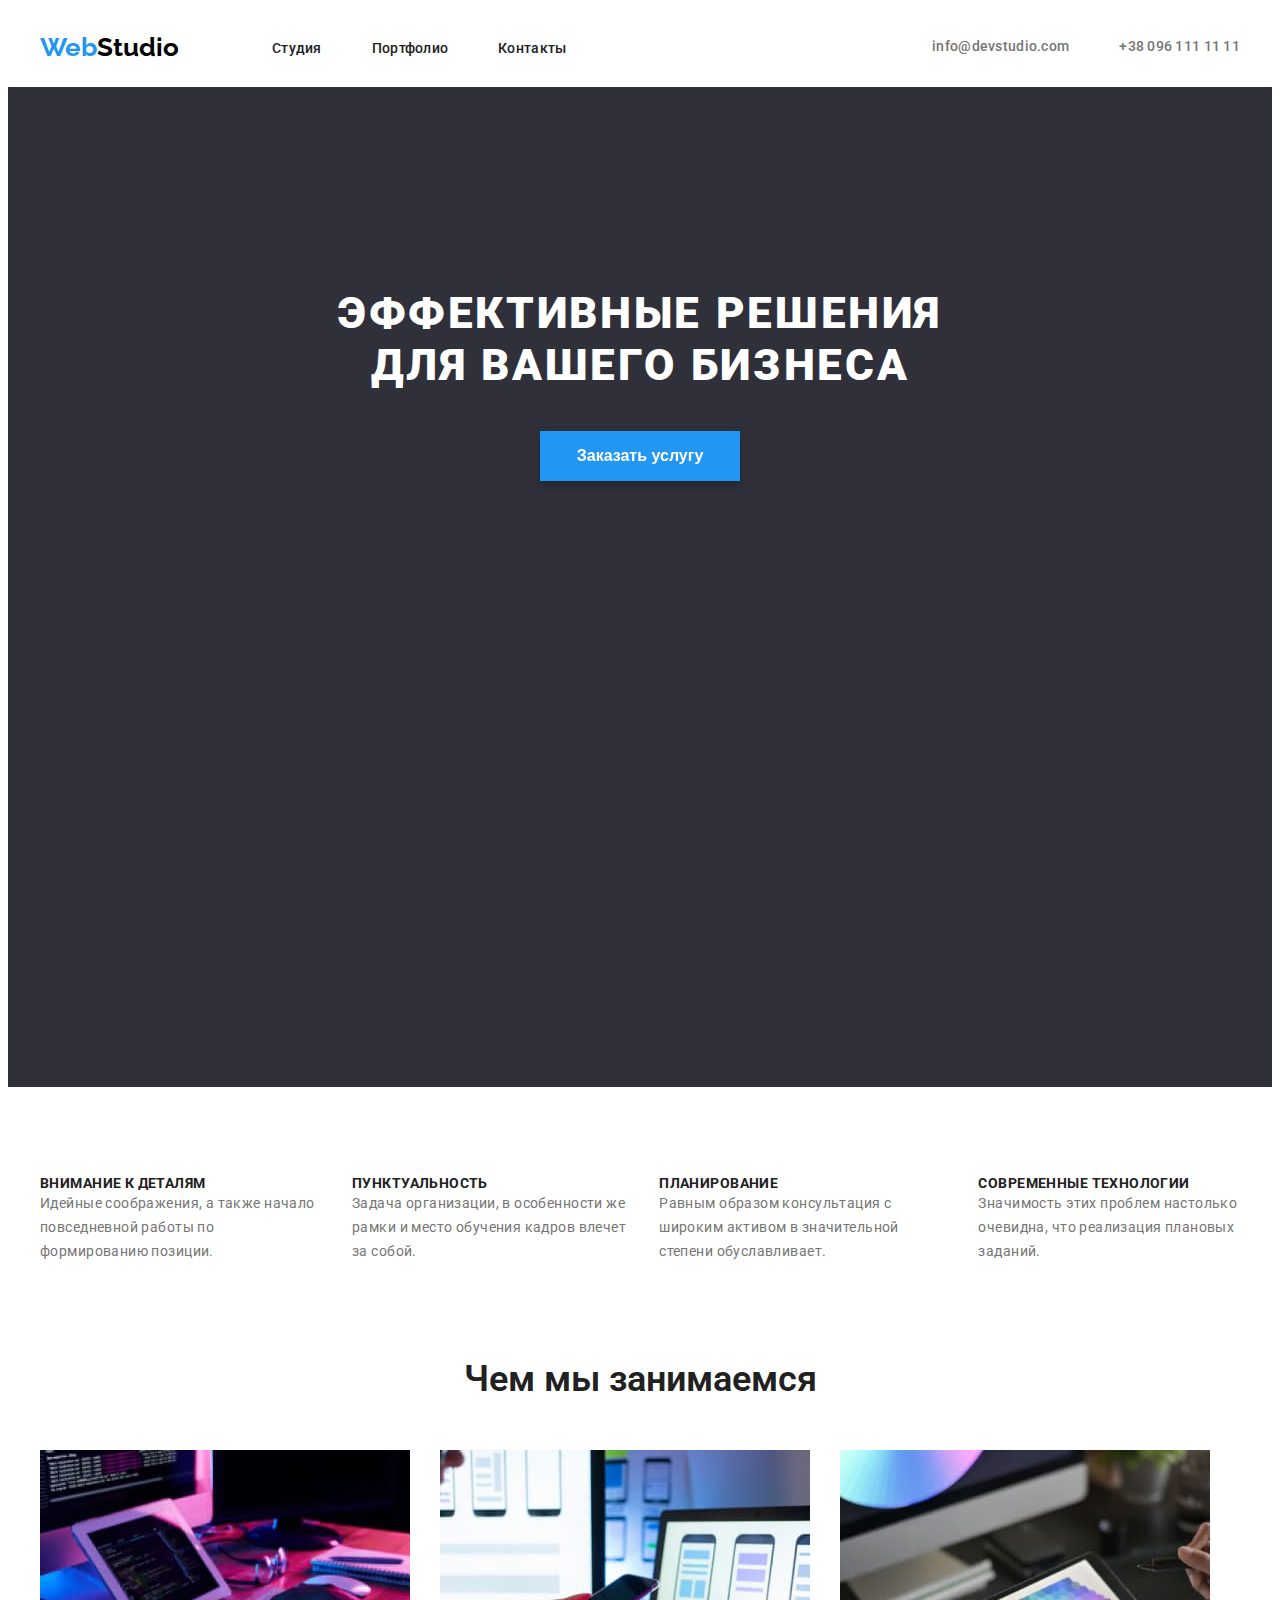
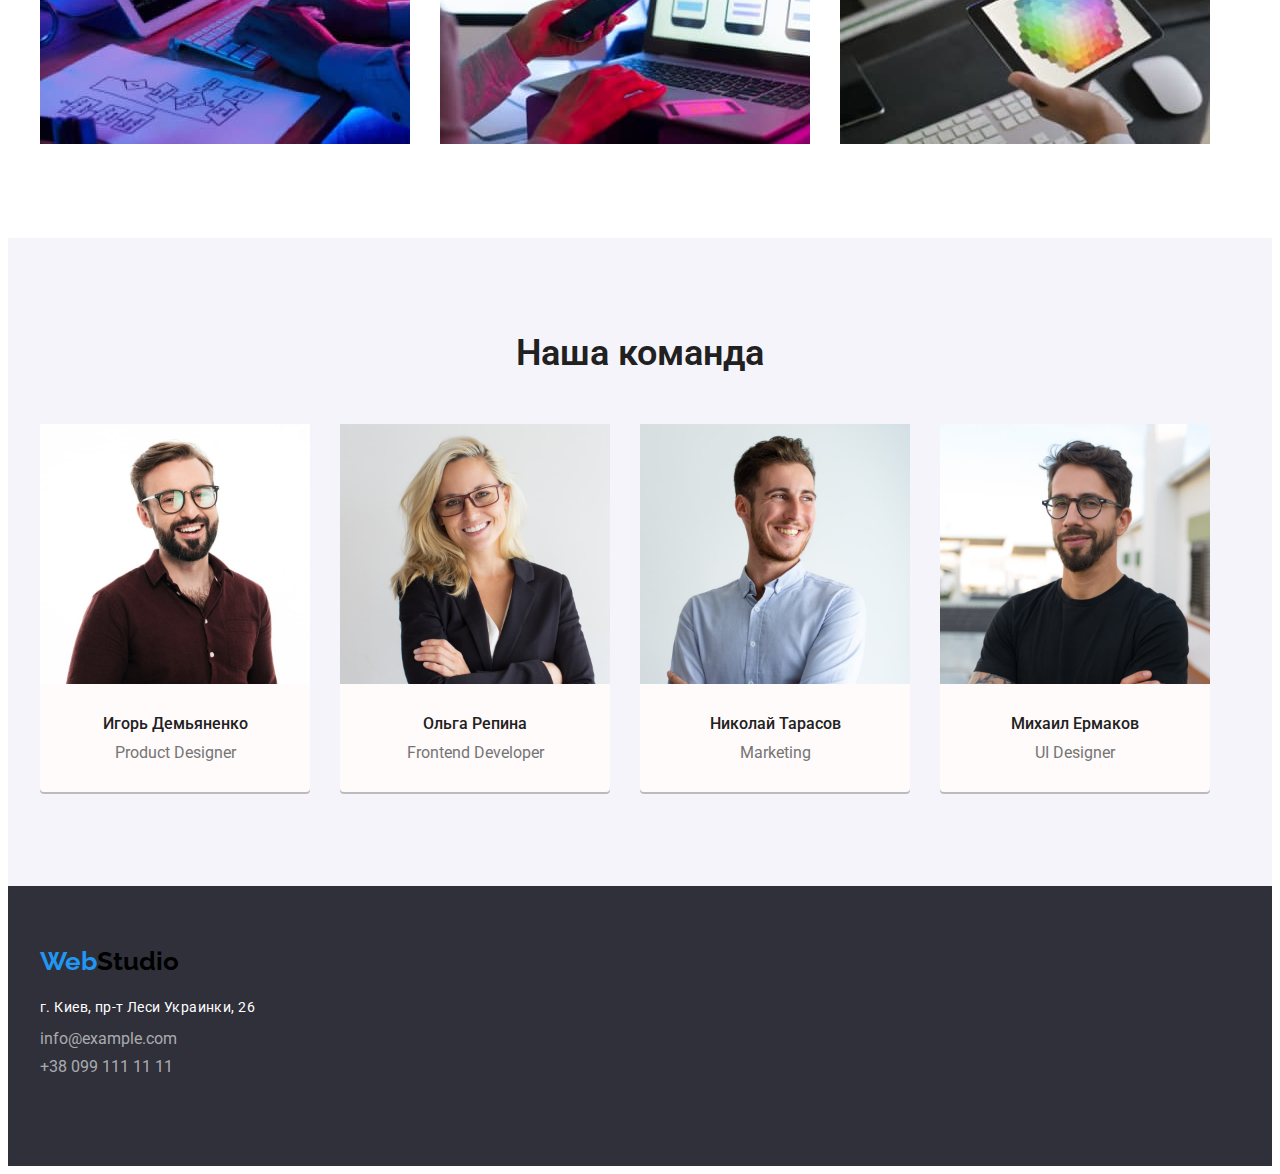
<file: index.html>
<!DOCTYPE html>
<html lang="ru">
<head>
    <meta charset="UTF-8">
    <meta http-equiv="X-UA-Compatible" content="IE=edge">
    <meta name="viewport" content="width=device-width, initial-scale=1.0">
    <title>Студия</title>
    
    <link rel="preconnect" href="https://fonts.gstatic.com">
    <link href="https://fonts.googleapis.com/css2?family=Raleway:wght@700&family=Roboto:wght@400;500;700;900&display=swap"
        rel="stylesheet">
    
    <link rel="stylesheet" href="https://cdnjs.cloudflare.com/ajax/libs/modern-normalize/1.0.0/modern-normalize.min.css"
        integrity="sha512-ISS7cAi1PEhQ8jnbJpJZMd29NlhNj4AWYyLOSp2CE/CsHxTCu+r+t0D2yoJudVrd0/8fTVPUVDzY5Tvli75u/g=="
        crossorigin="anonymous" />
    
    <link rel="stylesheet" href="./css/style.css">
</head>

    <body class="body-front-family">
        <header class="header">
            <!--nav-->
            <div class="container">
                <nav class="navigation">
                    <a class="link img-logo-header" href="#" lang="en"><span class="web-blue">Web</span>Studio</a>
                    <ul class="list navigation-list">
                        <li class="list navigation-item">
                            <a class="nav-link link text-nav" href="./index.html">Студия</a>
                        </li>
                        <li class="list navigation-item">
                            <a class="nav-link link text-nav" href="./portfolio.html">Портфолио</a>
                        </li>
                        <li class="list navigation-item">
                            <a class="nav-link link text-nav" href="#">Контакты</a>
                        </li>
                    </ul>
                </nav>
                <!--contacts-->
                <a class="link nav-link tel-mail-head" href="mailto:info@devstudio.com">info@devstudio.com</a>
                <a class="link nav-link tel-mail-head" href="tel:+380961111111">+38 096 111 11 11</a>
            </div>
        </header>

        <!--hero-->
        <main>
        <section class="section-hero">
            <div class="container text-button-center">
                <h1 class="hero-text">ЭФФЕКТИВНЫЕ РЕШЕНИЯ <br>ДЛЯ ВАШЕГО БИЗНЕСА</h1>
                <button class="text-button" type="button">Заказать услугу</button>
            </div>

        </section>   
        <!--main-->
        
        <section>
            <div class="container">
            <!--hidden-->
            <h2 class="visually-hidden">Особенности</h2>
            <ul class="list main-list">
                <li class="main-list-text">
                    <h3 class="text-main">ВНИМАНИЕ К ДЕТАЛЯМ</h3>
                    <p class="text-main-normal">Идейные соображения, а также начало повседневной работы по формированию позиции.</p>
                </li>
                <li class="main-list-text">
                    <h3 class="text-main">ПУНКТУАЛЬНОСТЬ</h3>
                    <p class="text-main-normal">Задача организации, в особенности же рамки и место обучения кадров влечет за собой.</p>
                </li>
                <li class="main-list-text">
                    <h3 class="text-main">ПЛАНИРОВАНИЕ</h3>
                    <p class="text-main-normal">Равным образом консультация с широким активом в значительной степени обуславливает.</p>
                </li>
                <li class="main-list-text">
                    <h3 class="text-main">СОВРЕМЕННЫЕ ТЕХНОЛОГИИ</h3>
                    <p class="text-main-normal">Значимость этих проблем настолько очевидна, что реализация плановых заданий.</p>
                </li>
            </ul>
            </div>
        </section>

            <!--what are we doing-->
            <section class="section">
                <div class="container">
                <h2 class="text-center">Чем мы занимаемся</h2>
                <ul class="list team-img">
                    <li class="team-img-margin-photo">
                        <img src="./images/box1.jpg" alt="программист пишет код" width="370" height="294">
                    </li>
                    <li class="team-img-margin-photo">
                        <img src="./images/box2.jpg" alt="человек проверяет работу программы на телефоне" width="370" height="294">
                    </li>
                    <li  class="team-img-margin-photo">
                        <img src="./images/box3.jpg" alt="человек выбирает цвет" width="370" height="294">
                    </li>
                </ul>
                </div>
            </section>
            <!--our team-->
            
            <section class="section-padding">
                <div class="container">
                    
                    <h2 class="text-center">Наша команда</h2>
                        <ul class="team-list list">

                            <li class="team-img-margin">
                                <div class="img-margin-master">
                                    <img src="./images/human1.jpg" alt="Игорь Демьяненко" width="270" height="260">
                                        <div class="">
                                            <h3 class="text-center-team">Игорь Демьяненко</h3>
                                            <p class="center-team-profession" lang="en">Product Designer</p>
                                        </div>
                                </div>
                            </li>

                            <li class="team-img-margin">
                                <div class="img-margin-master">
                                    <img src="./images/human2.jpg" alt="Ольга Репина" width="270" height="260">
                                    <div>
                                        <h3 class="text-center-team">Ольга Репина</h3>
                                        <p class="center-team-profession" lang="en">Frontend Developer</p>
                                    </div>
                                </div>
                            </li>
                                
                            <li class="team-img-margin">
                                <div class="img-margin-master">
                                    <img src="./images/human3.jpg" alt="Николай Тарасов" width="270" height="260">
                                    <div>
                                        <h3 class="text-center-team">Николай Тарасов</h3>
                                        <p class="center-team-profession" lang="en">Marketing</p>
                                    </div>
                                </div>
                            </li>

                            <li class="team-img-margin">
                                <div class="img-margin-master">
                                    <img src="./images/human4.jpg" alt="Михаил Ермаков" width="270" height="260">
                                    <div>
                                        <h3 class="text-center-team">Михаил Ермаков</h3>
                                        <p class="center-team-profession" lang="en">UI Designer</p>
                                    </div>
                                </div>
                               
                            </li>
                        </ul>
                </div>
            </section>
        </main>

        <footer class="footer">
            <div class="container">
                <!--Address-->
                <a class="link img-logo-footer" href="" lang="en"><span class="web-blue">Web</span>Studio</a>
                <address class="address">
                    <p class="mail-footer">г. Киев, пр-т Леси Украинки, 26</p>
                    <ul class="list">
                        <li class="tel-mail-margin">
                            <a class="link tel-mail-footer" href="mailto:info@example.com">info@example.com</a>
                        </li>
                        <li>
                            <a class="link tel-mail-footer" href="tel:+380991111111">+38 099 111 11 11</a>
                        </li>
                    </ul>
                </address>
            </div>
        </footer>
    </body>
</html>
</file>
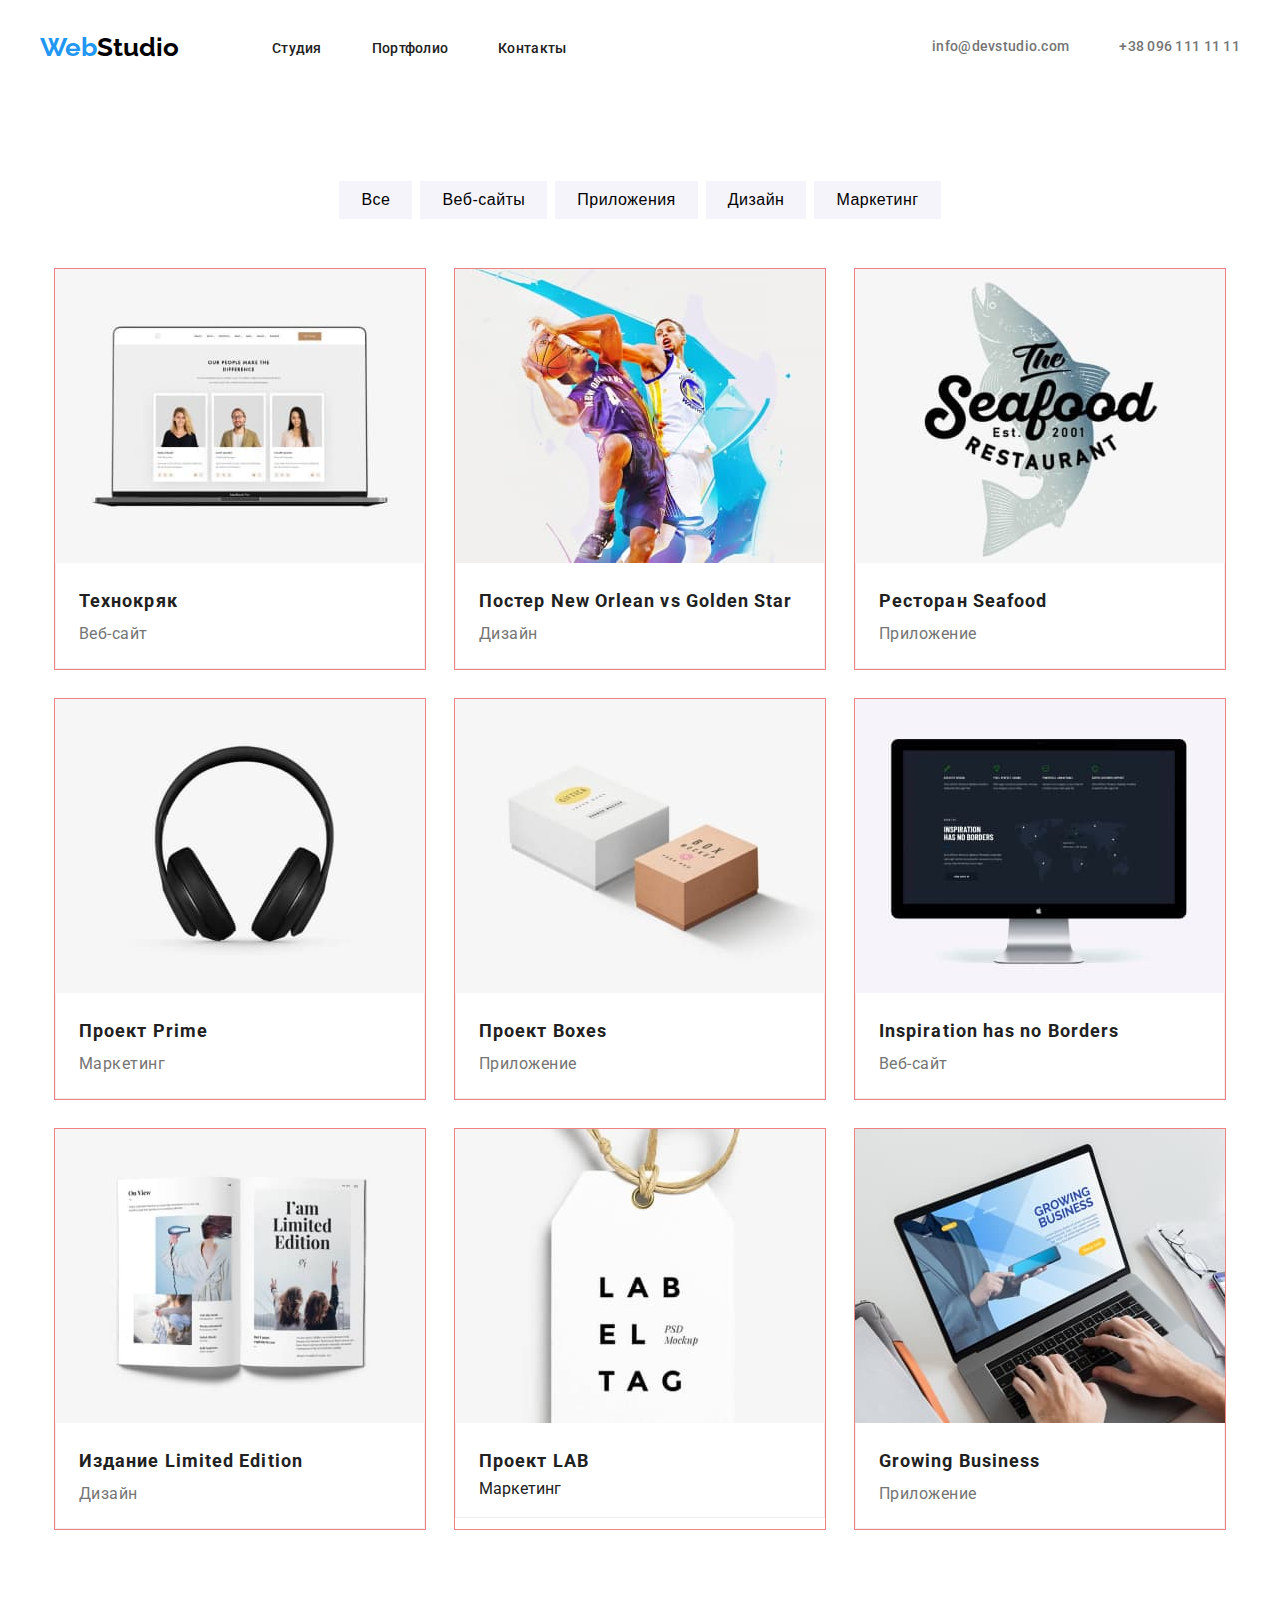
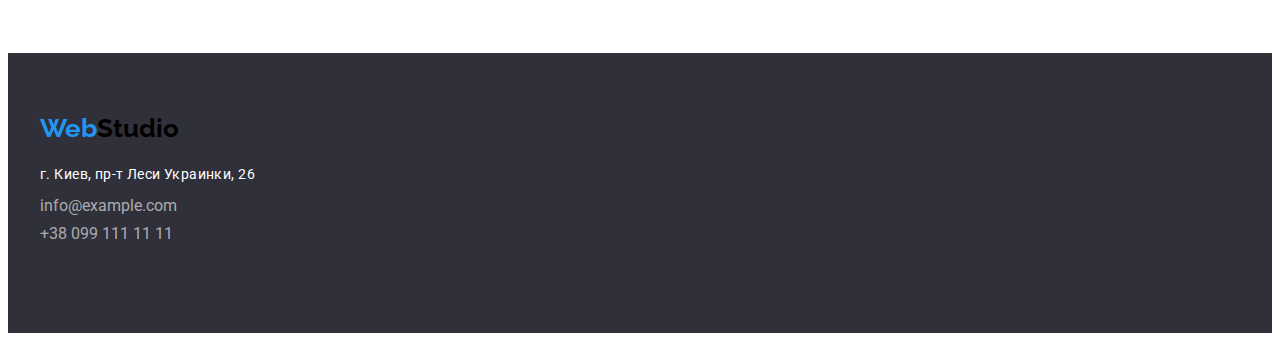
<file: portfolio.html>
<!DOCTYPE html>
<html lang="ru">
<head>
    <meta charset="UTF-8">
    <meta http-equiv="X-UA-Compatible" content="IE=edge">
    <meta name="viewport" content="width=device-width, initial-scale=1.0">
    <title>Портфолио</title>

    <link rel="preconnect" href="https://fonts.gstatic.com">
    <link href="https://fonts.googleapis.com/css2?family=Raleway:wght@700&family=Roboto:wght@400;500;700;900&display=swap"
        rel="stylesheet">

    <link rel="stylesheet" href="https://cdnjs.cloudflare.com/ajax/libs/modern-normalize/1.0.0/modern-normalize.min.css"
        integrity="sha512-ISS7cAi1PEhQ8jnbJpJZMd29NlhNj4AWYyLOSp2CE/CsHxTCu+r+t0D2yoJudVrd0/8fTVPUVDzY5Tvli75u/g=="
        crossorigin="anonymous" />

    <link rel="stylesheet" href="./css/style.css">
</head>

    <body class="body-front-family">
        <header class="header">
            <!--nav-->
            <div class="container">
                <nav class="navigation">
                    <a class="link img-logo-header" href="#" lang="en"><span class="web-blue">Web</span>Studio</a>
                    <ul class="list navigation-list">
                        <li class="list navigation-item">
                            <a class="nav-link link text-nav" href="./index.html">Студия</a>
                        </li>
                        <li class="list navigation-item">
                            <a class="nav-link link text-nav" href="./portfolio.html">Портфолио</a>
                        </li>
                        <li class="list navigation-item">
                            <a class="nav-link link text-nav" href="#">Контакты</a>
                        </li>
                    </ul>
                </nav>
                <!--contacts-->
                <a class="link nav-link tel-mail-head" href="mailto:info@devstudio.com">info@devstudio.com</a>
                <a class="link nav-link tel-mail-head" href="tel:+380961111111">+38 096 111 11 11</a>
            </div>
        </header>

    <main>
                              <!--hero-->
        <section class="section">

                <div class="section-portfolio">
                    <h1 class="visually-hidden">Portfolio</h1>
                    <ul class="list portfolio-nav">
                        <li class="list portfolio-hero ">
                            <button class="button-style" type="button">Все</button>
                        </li>
                        <li class="list portfolio-hero">
                            <button class="button-style" type="button">Веб-сайты</button>
                        </li>
                        <li class="list portfolio-hero">
                            <button class="button-style" type="button">Приложения</button>
                        </li>
                        <li class="list portfolio-hero">
                            <button class="button-style" type="button">Дизайн</button>
                        </li>
                        <li class="list portfolio-hero">
                            <button class="button-style" type="button">Маркетинг</button>
                        </li>
                    </ul>
                 </div>
        <section class="section-portfolio"></section>
                                <!--body images-->
        <div class="container">
            <ul class="list portfolio-img">

                <li class="portfolio-photos">
                    <img src="./images/pf-img1.jpg" alt="ноутбук" width="370" height="294">
                        <div class="portfolio-padding">
                            <h3 class="portfolio">Технокряк</h3>
                            <p class="portfolio-text">Веб-сайт</p>
                        </div>
                </li>

                <li class="portfolio-photos">
                    <img src="./images/pf-img2.jpg" alt="два человека играют а баскетбол" width="370" height="294"> 
                        <div class="portfolio-padding">
                        
                            <h3 class="portfolio">Постер <span lang="en">New Orlean vs Golden Star</span></h3>
                            <p class="portfolio-text">Дизайн</p>
                        </div>
                </li>

                <li class="portfolio-photos">
                    <img src="./images/pf-img3.jpg" alt="логотип фирмы сифуд" width="370" height="294">
                        <div class="portfolio-padding">
                            <h3 class="portfolio">Ресторан <span lang="en">Seafood</span></h3>
                            <p class="portfolio-text">Приложение</p>
                        </div>
                </li>

                <li class="portfolio-photos">
                    <img src="./images/pf-img4.jpg" alt="наушники" width="370" height="294">
                        <div class="portfolio-padding">
                            <h3 class="portfolio">Проект <span lang="en">Prime</span></h3>
                            <p class="portfolio-text">Маркетинг</p>
                        </div> 
                </li>

                <li class="portfolio-photos">
                    <img src="./images/pf-img5.jpg" alt="две коробки" width="370" height="294">
                        <div class="portfolio-padding">
                            <h3 class="portfolio">Проект <span lang="en">Boxes</span></h3>
                            <p class="portfolio-text">Приложение</p>
                        </div>
                </li>

                <li class="portfolio-photos">
                    <img src="./images/pf-img6.jpg" alt="монитор" width="370" height="294">
                    <div class="portfolio-padding">
                        <h3 class="portfolio" lang="en">Inspiration has no Borders</h3>
                        <p class="portfolio-text">Веб-сайт</p>
                    </div>
                </li>

                <li class="portfolio-photos">
                    <img src="./images/pf-img7.jpg" alt="открытая книга" width="370" height="294">
                    <div class="portfolio-padding">
                        <h3 class="portfolio">Издание <span lang="en">Limited Edition</span></h3>
                        <p class="portfolio-text">Дизайн</p>
                    </div>
                </li>

                <li class="portfolio-photos">
                    <img src="./images/pf-img8.jpg" alt="талисман с текстом" width="370" height="294">
                    <div class="portfolio-padding">
                        <h3 class="portfolio">Проект <span lang="en">LAB</span></h3>
                        <p>Маркетинг</p>
                    </div>
                </li>

                <li class="portfolio-photos">
                    <img src="./images/pf-img9.jpg" alt="человек работает на ноутбуке" width="370" height="294">
                    <div class="portfolio-padding">
                        <h3 class="portfolio" lang="en">Growing Business</h3>
                        <p class="portfolio-text">Приложение</p>
                    </div>
                </li>
            </ul>
       </div>
        </section>
    </section>
    </main>

        <footer class="footer">
            <div class="container">
                <!--Address-->
                <a class="link img-logo-footer" href="" lang="en"><span class="web-blue">Web</span>Studio</a>
                <address class="address">
                    <p class="mail-footer">г. Киев, пр-т Леси Украинки, 26</p>
                    <ul class="list">
                        <li class="tel-mail-margin">
                            <a class="link tel-mail-footer" href="mailto:info@example.com">info@example.com</a>
                        </li>
                        <li>
                            <a class="link tel-mail-footer" href="tel:+380991111111">+38 099 111 11 11</a>
                        </li>
                    </ul>
                </address>
            </div>
        </footer>
    </body>
</html>
</file>
<file: css/style.css>
/* font-family: 'Roboto', sans-serif; */
/* font-family: 'Raleway', sans-serif; */

h1,
h2,
h3,
h4,
h5,
h6,
p {
  margin: 0;
}

ul,
ol {
  margin: 0;
  padding: 0;
}

img {
  display: block;
}

.link {
  text-decoration: none;
}

.list {
  list-style: none;
}

.address {
  font-style: normal;
}

.body-front-family {
  font-family: "Roboto", sans-serif;
  color: #212121;
}

.web-blue {
  color: #2196f3;
}

.visually-hidden {
  position: absolute !important;
  clip: rect(1px 1px 1px 1px); /* IE6, IE7 */
  clip: rect(1px, 1px, 1px, 1px);
  padding: 0 !important;
  border: 0 !important;
  height: 1px !important;
  width: 1px !important;
  overflow: hidden;
}
/*======CONTAINER======*/
.container {
  width: 1200px;
  margin: 0 auto;
  padding-left: 15px;
  padding-right: 15px;
}
/*======END CONTAINER======*/
/*======NAV======*/
.header {
  padding-top: 24px;
  padding-bottom: 25px;
}
.header .container {
  display: flex;
  align-items: center;
  background-color: #ffffff;
}
.navigation {
  display: flex;
  align-items: center;
}

.navigation-list {
  display: flex;
  align-items: center;
}
.navigation-item:not(:last-child) {
  margin-right: 50px;
}

.img-logo-header {
  font-family: "Raleway", sans-serif;
  font-weight: 700;
  font-size: 26px;
  color: #000;
  margin-right: 93px;
}

.text-nav {
  font-weight: 500;
  font-size: 14px;
  line-height: 1.14;
  letter-spacing: 0.02em;
  color: #212121;
}

.tel-mail-head {
  font-weight: 500;
  font-size: 14px;
  line-height: 1.14;
  letter-spacing: 0.02em;
  color: #757575;
}
.nav-link:not(:last-child) {
  margin-left: auto;
  margin-right: 50px;
}

.nav-link:focus,
.nav-link:hover {
  color: #2196f3;
}
/*======END NAV======*/
/*======HERO======*/

.text-button-center {
  text-align: center;
}
.section-hero {
  background-color: #2f303a;
  width: auto;
  height: 600px;
  padding-top: 200px;
  padding-bottom: 200px;
}

.hero-text {
  font-weight: 900;
  font-size: 44px;
  letter-spacing: 0.06em;
  color: #ffffff;
}

.text-button {
  margin-top: 40px;
  min-width: 200px;
  font-weight: 700;
  font-size: 16px;
  line-height: 1.875;
  border: transparent;
  cursor: pointer;
  color: #ffffff;
  text-align: center;
  background-color: #2196f3;
  padding: 10px 32px;
  filter: drop-shadow(0px 4px 4px rgba(0, 0, 0, 0.25));
}

.text-button:hover,
.text-button:focus {
  background-color: #188ce8;
}

.portfolio-nav {
  margin-top: 94px;
  display: flex;
  justify-content: center;
}

.portfolio-hero:not(:last-child) {
  margin-right: 8px;
  align-items: center;
}

/*======END HERO======*/
/*======MAIN======*/
.team {
  background-color: #f5f4fa;
}

.main-list {
  display: flex;
  align-items: center;
  margin-top: 89px;
}

.team-list {
  margin-top: 50px;
  display: flex;
}
.main-list-text:not(:last-child) {
  margin-right: 30px;
}
.text-main {
  font-weight: 700;
  font-size: 14px;
  line-height: 1.14;
  letter-spacing: 0.03em;
}

.text-main-normal {
  font-size: 14px;
  line-height: 1.71;
  letter-spacing: 0.03em;
  color: #757575;
}

.text-center {
  font-weight: 600;
  font-size: 36px;
  text-align: center;
}
.team-img {
  margin-top: 50px;
  display: flex;
  align-items: center;
}

.team-img-margin-photo {
  flex-basis: calc(100% / 3 - 0px);
}

.team-img-margin {
  flex-basis: calc(100% / 4 - 0px);
}

.img-margin-master {
  width: 270px;
  box-shadow: 0px 2px 0px 0px #bbbbbb;
  border-radius: 4px;
  background-color: #fffbfb;
  padding: 0px 0px 30px;
}

.text-center-team {
  padding-top: 30px;
  text-align: center;
  font-weight: 500;
  font-size: 16px;
}

.center-team-profession {
  margin-top: 10px;
  text-align: center;
  font-size: 16px;
  color: #757575;
}
/*======END MAIN======*/
/*======FOOTER======*/
.footer {
  background-color: #2f303a;
}

.footer .container {
  padding-top: 60px;
  padding-bottom: 90px;
}

.img-logo-footer {
  font-family: "Raleway", sans-serif;
  font-weight: 700;
  font-size: 26px;
  color: #000;
}

.addres-footer {
  font-size: 14px;
  line-height: 1.71;
  letter-spacing: 0.03em;
}
.mail-footer {
  font-size: 14px;
  line-height: 1.71;
  letter-spacing: 0.03em;
  color: #ffffff;
  margin-top: 20px;
}

.tel-mail-footer {
  color: #ffffff99;
}
.tel-mail-margin {
  margin-top: 9px;
  margin-bottom: 9px;
}

/*======END FOOTER======*/

/*======BUTTONS======*/
.button-style {
  font-weight: 500;
  font-size: 16px;
  line-height: 1.62;
  letter-spacing: 0.03em;
  color: #000000;
  background-color: #f5f4fa;
  cursor: pointer;
  min-width: 73px;
  border: transparent;
  text-align: center;
  padding: 6px 22px;
}
.button-style:focus,
.button-style:hover {
  color: #f5f4fa;
  background-color: #2196f3;
}
/*======END BUTTONS======*/

/*======PORTFOLIO======*/
.section {
  margin-top: 94px;
  margin-bottom: 94px;
}

.section-padding {
  padding-top: 94px;
  padding-bottom: 94px;
  background-color: #f5f4fa;
}
.section-portfolio {
  margin-bottom: 50px;
}

.portfolio-padding {
  padding: 20px 23px 19px;
  border: 1px solid #eeeeee;
  border-top: none;
}

.portfolio {
  font-weight: 700;
  font-size: 18px;
  line-height: 2;
  letter-spacing: 0.06em;
  color: #212121;
}
.portfolio-text {
  font-size: 16px;
  line-height: 1.87;
  letter-spacing: 0.03em;
  color: #757575;
}

.portfolio-img {
  display: flex;
  flex-wrap: wrap;
  justify-content: center;
  flex-basis: calc(100% / 3 - 0px);
  margin-right: -30px;
}

.portfolio-photos {
  margin-bottom: 30px;
  margin-right: 30px;
  outline: 1px solid rgb(238, 130, 130);
}

/*======END PORTFOLIO======*/
</file>
